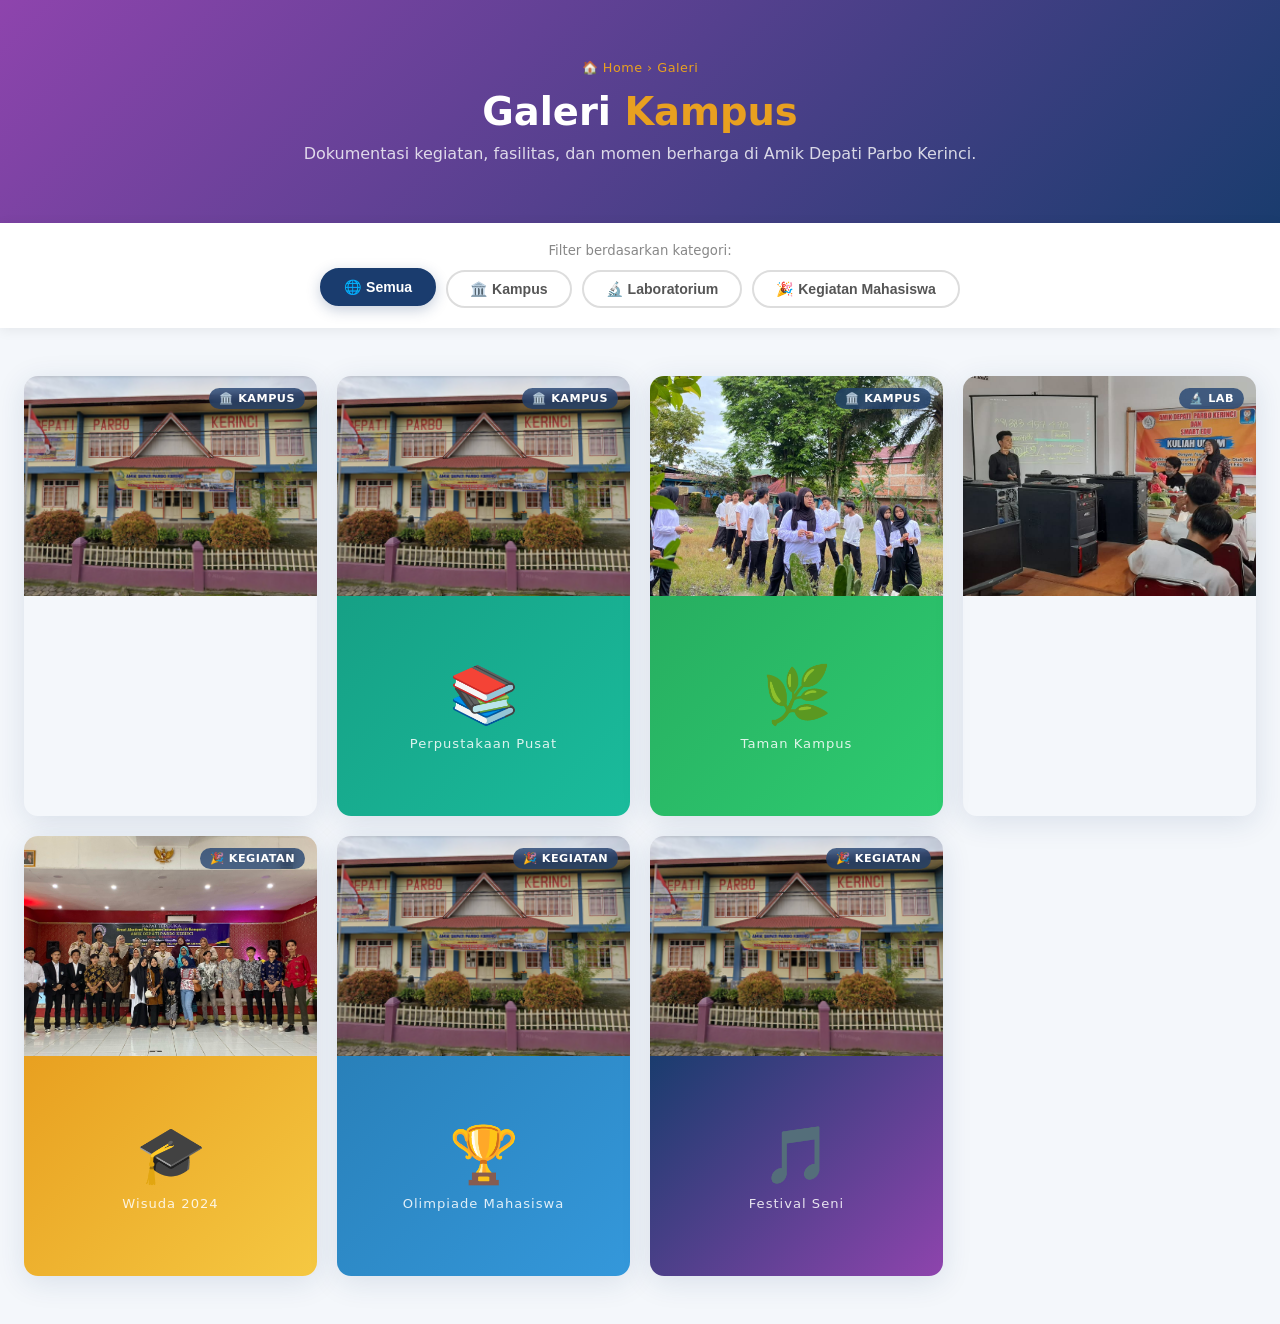
<file: galeri.html>
<!doctype html>
<html lang="id">
  <head>
    <meta charset="UTF-8" />
    <meta name="viewport" content="width=device-width, initial-scale=1.0" />
    <title>Galeri — Amik Depati Parbo</title>
    <style>
      *,
      *::before,
      *::after {
        box-sizing: border-box;
        margin: 0;
        padding: 0;
      }

      :root {
        --primary: #1a3c6e;
        --secondary: #e8a020;
        --accent: #2e86de;
        --dark: #0d1b2a;
        --light: #f4f7fb;
        --white: #fff;
        --radius: 14px;
        --shadow: 0 6px 30px rgba(26, 60, 110, 0.12);
        --transition: 0.4s cubic-bezier(0.4, 0, 0.2, 1);
      }

      body {
        font-family: "Segoe UI", system-ui, sans-serif;
        background: var(--light);
        color: var(--dark);
        overflow-x: hidden;
      }

      /* ===== PAGE HERO ===== */
      .page-hero {
        background: linear-gradient(135deg, #8e44ad 0%, #1a3c6e 100%);
        color: var(--white);
        padding: 60px 24px;
        text-align: center;
        animation: heroIn 0.7s ease both;
      }

      @keyframes heroIn {
        from {
          opacity: 0;
          transform: translateY(-30px);
        }
        to {
          opacity: 1;
          transform: translateY(0);
        }
      }

      .page-hero h2 {
        font-size: clamp(1.6rem, 4vw, 2.4rem);
        font-weight: 900;
        margin-bottom: 10px;
      }
      .page-hero h2 span {
        color: var(--secondary);
      }
      .page-hero p {
        color: rgba(255, 255, 255, 0.8);
      }
      .breadcrumb {
        font-size: 0.8rem;
        color: var(--secondary);
        margin-bottom: 14px;
        letter-spacing: 0.5px;
      }

      /* ===== FILTER BAR ===== */
      .filter-bar {
        background: var(--white);
        box-shadow: 0 2px 12px rgba(0, 0, 0, 0.07);
        padding: 20px 24px;
        text-align: center;
        position: sticky;
        top: 0;
        z-index: 50;
        animation: slideDown 0.5s ease both;
      }

      @keyframes slideDown {
        from {
          opacity: 0;
          transform: translateY(-20px);
        }
        to {
          opacity: 1;
          transform: translateY(0);
        }
      }

      .filter-bar p {
        font-size: 0.83rem;
        color: #888;
        margin-bottom: 12px;
      }

      .filter-btns {
        display: flex;
        flex-wrap: wrap;
        gap: 10px;
        justify-content: center;
      }

      .filter-btn {
        padding: 9px 22px;
        border-radius: 50px;
        border: 2px solid #ddd;
        background: none;
        cursor: pointer;
        font-size: 0.88rem;
        font-weight: 600;
        color: #555;
        transition: all var(--transition);
      }

      .filter-btn:hover,
      .filter-btn.active {
        background: var(--primary);
        border-color: var(--primary);
        color: var(--white);
        transform: translateY(-2px);
        box-shadow: 0 4px 14px rgba(26, 60, 110, 0.25);
      }

      /* ===== GALLERY GRID ===== */
      .gallery-section {
        padding: 48px 24px;
        max-width: 1300px;
        margin: 0 auto;
      }

      .gallery-grid {
        display: grid;
        grid-template-columns: repeat(auto-fill, minmax(280px, 1fr));
        gap: 20px;
      }

      /* Item animation */
      .gallery-item {
        border-radius: var(--radius);
        overflow: hidden;
        position: relative;
        box-shadow: var(--shadow);
        cursor: pointer;
        animation: itemFadeUp 0.5s ease both;
      }

      @keyframes itemFadeUp {
        from {
          opacity: 0;
          transform: translateY(30px) scale(0.95);
        }
        to {
          opacity: 1;
          transform: translateY(0) scale(1);
        }
      }

      .gallery-item:nth-child(1) {
        animation-delay: 0.05s;
      }
      .gallery-item:nth-child(2) {
        animation-delay: 0.1s;
      }
      .gallery-item:nth-child(3) {
        animation-delay: 0.15s;
      }
      .gallery-item:nth-child(4) {
        animation-delay: 0.2s;
      }
      .gallery-item:nth-child(5) {
        animation-delay: 0.25s;
      }
      .gallery-item:nth-child(6) {
        animation-delay: 0.3s;
      }
      .gallery-item:nth-child(7) {
        animation-delay: 0.35s;
      }
      .gallery-item:nth-child(8) {
        animation-delay: 0.4s;
      }
      .gallery-item:nth-child(9) {
        animation-delay: 0.45s;
      }

      /* Image Zoom on hover */
      .gallery-img {
        width: 100%;
        height: 220px;
        object-fit: cover;
        display: block;
        transition: transform 0.6s cubic-bezier(0.4, 0, 0.2, 1);
      }

      .gallery-item:hover .gallery-img {
        transform: scale(1.1);
      }

      /* Placeholder image */
      .gallery-placeholder {
        width: 100%;
        height: 220px;
        display: flex;
        flex-direction: column;
        align-items: center;
        justify-content: center;
        color: var(--white);
        font-size: 3.5rem;
        gap: 8px;
        transition: transform 0.6s cubic-bezier(0.4, 0, 0.2, 1);
      }

      .gallery-item:hover .gallery-placeholder {
        transform: scale(1.1);
      }

      .gallery-placeholder span {
        font-size: 0.82rem;
        letter-spacing: 1px;
        opacity: 0.85;
      }

      /* Overlay */
      .gallery-overlay {
        position: absolute;
        inset: 0;
        background: linear-gradient(
          to top,
          rgba(13, 27, 42, 0.85) 0%,
          transparent 60%
        );
        opacity: 0;
        transition: opacity var(--transition);
        display: flex;
        flex-direction: column;
        justify-content: flex-end;
        padding: 18px;
      }

      .gallery-item:hover .gallery-overlay {
        opacity: 1;
      }

      .overlay-title {
        color: var(--white);
        font-size: 0.97rem;
        font-weight: 700;
        margin-bottom: 4px;
      }

      .overlay-cat {
        display: inline-block;
        background: var(--secondary);
        color: var(--dark);
        font-size: 0.72rem;
        font-weight: 700;
        padding: 3px 10px;
        border-radius: 50px;
        text-transform: uppercase;
        letter-spacing: 0.5px;
      }

      /* Category badge on card */
      .cat-badge {
        position: absolute;
        top: 12px;
        right: 12px;
        background: rgba(26, 60, 110, 0.75);
        backdrop-filter: blur(4px);
        color: var(--white);
        font-size: 0.7rem;
        font-weight: 700;
        padding: 4px 10px;
        border-radius: 50px;
        text-transform: uppercase;
        letter-spacing: 0.5px;
      }

      /* ===== HIDDEN ITEMS ===== */
      .gallery-item.hidden {
        display: none;
      }

      /* ===== LIGHTBOX ===== */
      .lightbox {
        display: none;
        position: fixed;
        inset: 0;
        background: rgba(0, 0, 0, 0.92);
        z-index: 9999;
        align-items: center;
        justify-content: center;
        animation: lbFadeIn 0.3s ease both;
      }

      .lightbox.open {
        display: flex;
      }

      @keyframes lbFadeIn {
        from {
          opacity: 0;
        }
        to {
          opacity: 1;
        }
      }

      .lb-content {
        position: relative;
        max-width: 90vw;
        max-height: 90vh;
        text-align: center;
        animation: lbZoom 0.3s ease both;
      }

      @keyframes lbZoom {
        from {
          transform: scale(0.85);
          opacity: 0;
        }
        to {
          transform: scale(1);
          opacity: 1;
        }
      }

      .lb-img {
        max-width: 100%;
        max-height: 75vh;
        border-radius: 10px;
        display: block;
        margin: 0 auto;
      }

      .lb-placeholder {
        width: 500px;
        max-width: 90vw;
        height: 320px;
        border-radius: 10px;
        display: flex;
        flex-direction: column;
        align-items: center;
        justify-content: center;
        color: var(--white);
        font-size: 5rem;
        gap: 14px;
      }

      .lb-placeholder span {
        font-size: 1rem;
        opacity: 0.8;
      }

      .lb-title {
        color: var(--white);
        font-size: 1.1rem;
        font-weight: 700;
        margin-top: 14px;
      }

      .lb-close {
        position: absolute;
        top: -44px;
        right: 0;
        background: none;
        border: none;
        color: var(--white);
        font-size: 2rem;
        cursor: pointer;
        line-height: 1;
        transition: transform 0.2s;
      }

      .lb-close:hover {
        transform: rotate(90deg) scale(1.2);
      }

      /* ===== RESPONSIVE ===== */
      @media (max-width: 600px) {
        .gallery-grid {
          grid-template-columns: repeat(2, 1fr);
        }
        .gallery-img,
        .gallery-placeholder {
          height: 160px;
        }
      }
    </style>
  </head>
  <body>
    <!-- PAGE HERO -->
    <div class="page-hero">
      <div class="breadcrumb">🏠 Home › Galeri</div>
      <h2>Galeri <span>Kampus</span></h2>
      <p>
        Dokumentasi kegiatan, fasilitas, dan momen berharga di Amik Depati Parbo Kerinci.
      </p>
    </div>

    <!-- FILTER BAR (HOTS: Filter by kategori) -->
    <div class="filter-bar">
      <p>Filter berdasarkan kategori:</p>
      <div class="filter-btns">
        <button class="filter-btn active" onclick="filterGallery('all', this)">
          🌐 Semua
        </button>
        <button class="filter-btn" onclick="filterGallery('kampus', this)">
          🏛️ Kampus
        </button>
        <button class="filter-btn" onclick="filterGallery('lab', this)">
          🔬 Laboratorium
        </button>
        <button class="filter-btn" onclick="filterGallery('kegiatan', this)">
          🎉 Kegiatan Mahasiswa
        </button>
      </div>
    </div>

    <!-- GALLERY GRID -->
    <section class="gallery-section">
      <div class="gallery-grid" id="galleryGrid">
        <!-- 1 -->
        <div
          class="gallery-item"
          data-cat="kampus"
          onclick="openLightbox(this)"
        >
          <img
            class="gallery-img"
            src="images/ID.SPN.UNIV.ADP_2.webp"
            alt="Gedung Rektorat"
            onerror="
              this.style.display = 'none';
              this.nextElementSibling.style.display = 'flex';
            "
          />
          <div
            class="gallery-placeholder"
            style="
              display: none;
              background: linear-gradient(135deg, #1a3c6e, #2e86de);
            "
          >
            🏛️ <span>Gedung Rektorat</span>
          </div>
          <div class="gallery-overlay">
            <div class="overlay-title">Gedung Rektorat Utama</div>
            <span class="overlay-cat">Kampus</span>
          </div>
          <span class="cat-badge">🏛️ Kampus</span>
        </div>

        <!-- 2 -->
        <div
          class="gallery-item"
          data-cat="kampus"
          onclick="openLightbox(this)"
        >
        <img
            class="gallery-img"
            src="images/ID.SPN.UNIV.ADP_2.webp"
            alt="Gedung Rektorat"
            onerror="
              this.style.display = 'none';
              this.nextElementSibling.style.display = 'flex';
            "
          />
          <div
            class="gallery-placeholder"
            style="background: linear-gradient(135deg, #16a085, #1abc9c)"
          >
            📚 <span>Perpustakaan Pusat</span>
          </div>
          <div class="gallery-overlay">
            <div class="overlay-title">Perpustakaan Pusat Kampus</div>
            <span class="overlay-cat">Kampus</span>
          </div>
          <span class="cat-badge">🏛️ Kampus</span>
        </div>

        <!-- 3 -->
        <div
          class="gallery-item"
          data-cat="kampus"
          onclick="openLightbox(this)"
        >
         <img
            class="gallery-img"
            src="images/IMG-20250929-WA0070.jpg"
            alt="Gedung Rektorat"
            onerror="
              this.style.display = 'none';
              this.nextElementSibling.style.display = 'flex';
            "
          />
          <div
            class="gallery-placeholder"
            style="background: linear-gradient(135deg, #27ae60, #2ecc71)"
          >
            🌿 <span>Taman Kampus</span>
          </div>
          <div class="gallery-overlay">
            <div class="overlay-title">Taman Hijau Kampus</div>
            <span class="overlay-cat">Kampus</span>
          </div>
          <span class="cat-badge">🏛️ Kampus</span>
        </div>

        <!-- 4 -->
        <div class="gallery-item" data-cat="lab" onclick="openLightbox(this)">
          <img
            class="gallery-img"
            src="images/IMG-20250701-WA0022.jpg"
            alt="Laboratorium Komputer"
            onerror="
              this.style.display = 'none';
              this.nextElementSibling.style.display = 'flex';
            "
          />
          <div
            class="gallery-placeholder"
            style="
              display: none;
              background: linear-gradient(135deg, #8e44ad, #9b59b6);
            "
          >
            🖥️ <span>Lab Komputer</span>
          </div>
          <div class="gallery-overlay">
            <div class="overlay-title">Laboratorium Komputer TI</div>
            <span class="overlay-cat">Laboratorium</span>
          </div>
          <span class="cat-badge">🔬 Lab</span>
        </div>
        <!-- 7 -->
        <div
          class="gallery-item"
          data-cat="kegiatan"
          onclick="openLightbox(this)"
        >
         <img
            class="gallery-img"
            src="images/IMG-20250702-WA0035.jpg"
            alt="Gedung Rektorat"
            onerror="
              this.style.display = 'none';
              this.nextElementSibling.style.display = 'flex';
            "
          />
          <div
            class="gallery-placeholder"
            style="background: linear-gradient(135deg, #e8a020, #f5c842)"
          >
            🎓 <span>Wisuda 2024</span>
          </div>
          <div class="gallery-overlay">
            <div class="overlay-title">Upacara Wisuda Angkatan 2024</div>
            <span class="overlay-cat">Kegiatan</span>
          </div>
          <span class="cat-badge">🎉 Kegiatan</span>
        </div>

        <!-- 8 -->
        <div
          class="gallery-item"
          data-cat="kegiatan"
          onclick="openLightbox(this)"
        >
         <img
            class="gallery-img"
            src="images/ID.SPN.UNIV.ADP_2.webp"
            alt="Gedung Rektorat"
            onerror="
              this.style.display = 'none';
              this.nextElementSibling.style.display = 'flex';
            "
          />
          <div
            class="gallery-placeholder"
            style="background: linear-gradient(135deg, #2980b9, #3498db)"
          >
            🏆 <span>Olimpiade Mahasiswa</span>
          </div>
          <div class="gallery-overlay">
            <div class="overlay-title">Olimpiade Nasional Mahasiswa</div>
            <span class="overlay-cat">Kegiatan</span>
          </div>
          <span class="cat-badge">🎉 Kegiatan</span>
        </div>

        <!-- 9 -->
        <div
          class="gallery-item"
          data-cat="kegiatan"
          onclick="openLightbox(this)"
        >
         <img
            class="gallery-img"
            src="images/ID.SPN.UNIV.ADP_2.webp"
            alt="Gedung Rektorat"
            onerror="
              this.style.display = 'none';
              this.nextElementSibling.style.display = 'flex';
            "
          />
          <div
            class="gallery-placeholder"
            style="background: linear-gradient(135deg, #1a3c6e, #8e44ad)"
          >
            🎵 <span>Festival Seni</span>
          </div>
          <div class="gallery-overlay">
            <div class="overlay-title">Festival Seni &amp; Budaya Kampus</div>
            <span class="overlay-cat">Kegiatan</span>
          </div>
          <span class="cat-badge">🎉 Kegiatan</span>
        </div>
      </div>
    </section>

    <!-- LIGHTBOX -->
    <div class="lightbox" id="lightbox" onclick="closeLightbox(event)">
      <div class="lb-content" id="lbContent">
        <button
          class="lb-close"
          onclick="document.getElementById('lightbox').classList.remove('open')"
        >
          ✕
        </button>
        <div id="lbInner"></div>
        <div class="lb-title" id="lbTitle"></div>
      </div>
    </div>

    <script>
      /* ---- Filter Galeri ---- */
      function filterGallery(cat, btn) {
        document
          .querySelectorAll(".filter-btn")
          .forEach((b) => b.classList.remove("active"));
        btn.classList.add("active");

        const items = document.querySelectorAll(".gallery-item");
        items.forEach((item, i) => {
          const match = cat === "all" || item.dataset.cat === cat;
          item.classList.toggle("hidden", !match);

          if (match) {
            /* re-trigger animation */
            item.style.animation = "none";
            item.offsetHeight; // reflow
            item.style.animation = `itemFadeUp .5s ease ${i * 0.06}s both`;
          }
        });
      }

      /* ---- Lightbox ---- */
      function openLightbox(item) {
        const imgEl = item.querySelector(".gallery-img");
        const plEl = item.querySelector(".gallery-placeholder");
        const title = item.querySelector(".overlay-title").textContent;

        const inner = document.getElementById("lbInner");
        inner.innerHTML = "";

        if (imgEl && imgEl.style.display !== "none") {
          const img = document.createElement("img");
          img.src = imgEl.src;
          img.alt = title;
          img.className = "lb-img";
          inner.appendChild(img);
        } else if (plEl) {
          const clone = plEl.cloneNode(true);
          clone.className = "lb-placeholder";
          clone.style.display = "flex";
          clone.style.background = plEl.style.background;
          inner.appendChild(clone);
        }

        document.getElementById("lbTitle").textContent = title;
        document.getElementById("lightbox").classList.add("open");
      }

      function closeLightbox(e) {
        if (e.target === document.getElementById("lightbox")) {
          document.getElementById("lightbox").classList.remove("open");
        }
      }

      /* Close on Escape */
      document.addEventListener("keydown", (e) => {
        if (e.key === "Escape")
          document.getElementById("lightbox").classList.remove("open");
      });
    </script>
  </body>
</html>
</file>
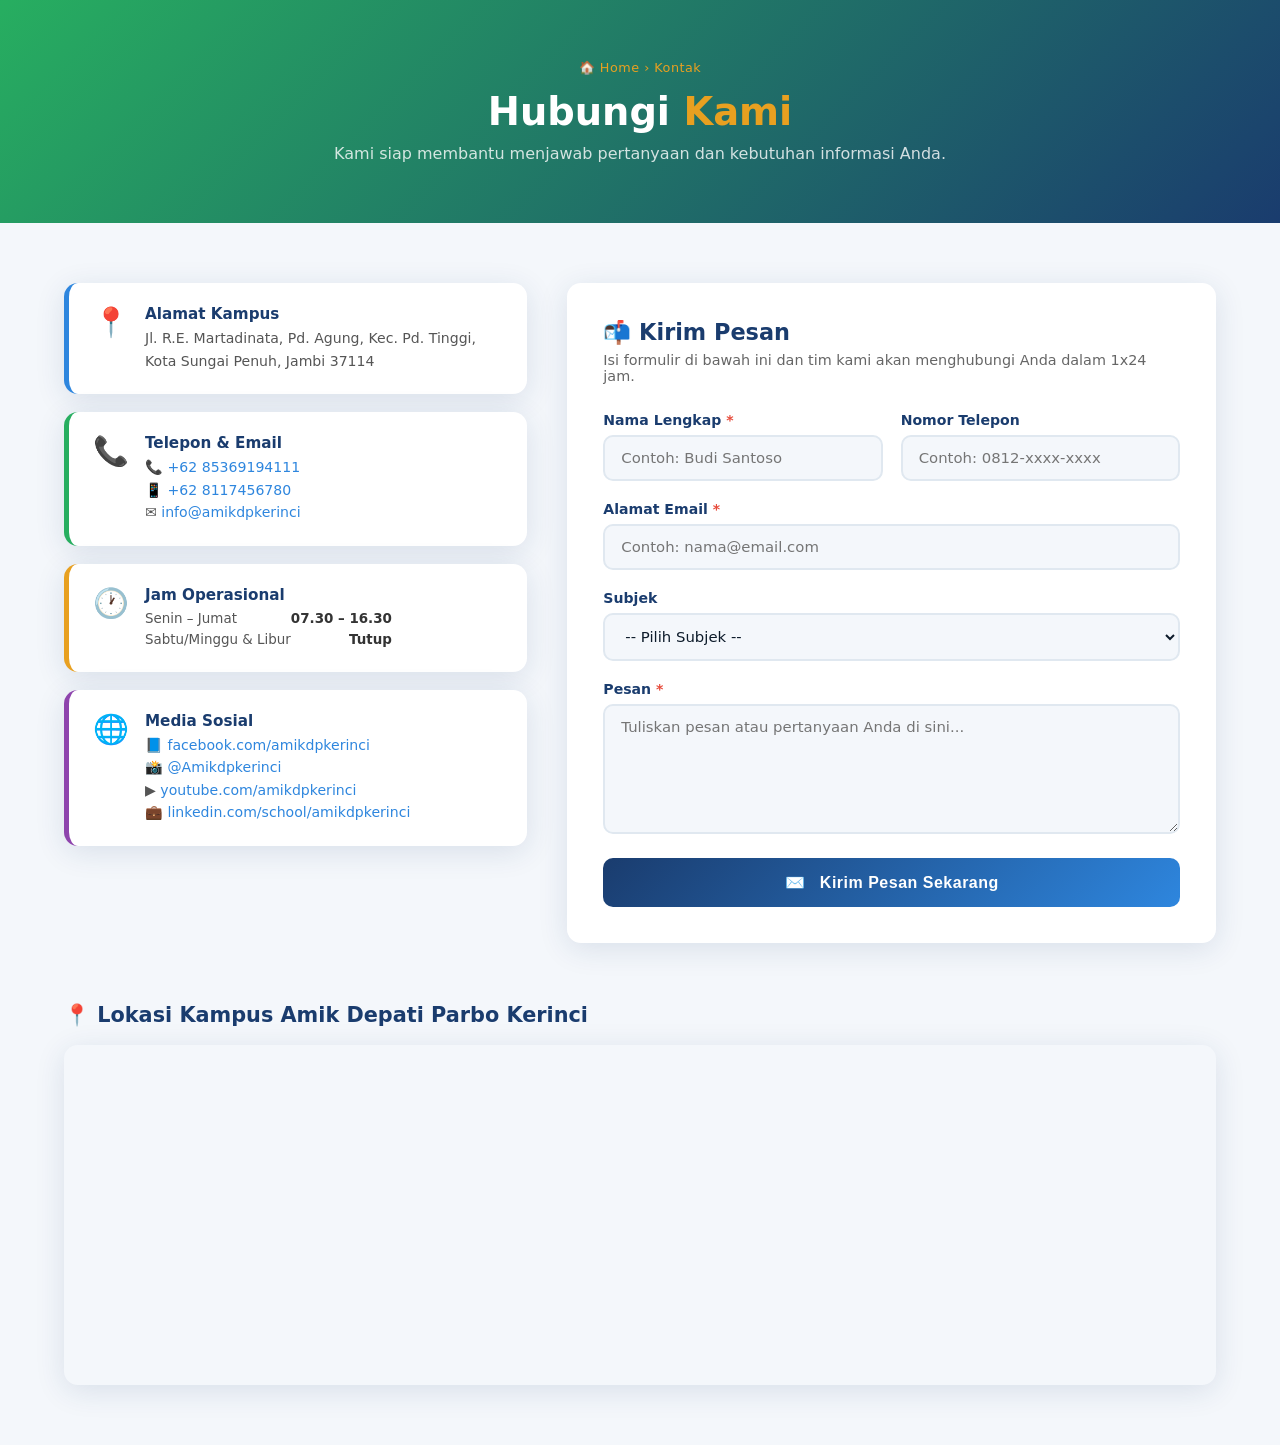
<file: kontak.html>
<!doctype html>
<html lang="id">
  <head>
    <meta charset="UTF-8" />
    <meta name="viewport" content="width=device-width, initial-scale=1.0" />
    <title>Kontak — Amik Depati Parbo</title>
    <style>
      *,
      *::before,
      *::after {
        box-sizing: border-box;
        margin: 0;
        padding: 0;
      }

      :root {
        --primary: #1a3c6e;
        --secondary: #e8a020;
        --accent: #2e86de;
        --dark: #0d1b2a;
        --light: #f4f7fb;
        --white: #fff;
        --radius: 14px;
        --shadow: 0 6px 30px rgba(26, 60, 110, 0.12);
        --transition: 0.35s cubic-bezier(0.4, 0, 0.2, 1);
      }

      body {
        font-family: "Segoe UI", system-ui, sans-serif;
        background: var(--light);
        color: var(--dark);
        overflow-x: hidden;
      }

      /* ===== PAGE HERO ===== */
      .page-hero {
        background: linear-gradient(135deg, #27ae60 0%, var(--primary) 100%);
        color: var(--white);
        padding: 60px 24px;
        text-align: center;
        animation: heroIn 0.7s ease both;
      }

      @keyframes heroIn {
        from {
          opacity: 0;
          transform: translateY(-30px);
        }
        to {
          opacity: 1;
          transform: translateY(0);
        }
      }

      .page-hero h2 {
        font-size: clamp(1.6rem, 4vw, 2.4rem);
        font-weight: 900;
        margin-bottom: 10px;
      }
      .page-hero h2 span {
        color: var(--secondary);
      }
      .page-hero p {
        color: rgba(255, 255, 255, 0.8);
      }
      .breadcrumb {
        font-size: 0.8rem;
        color: var(--secondary);
        margin-bottom: 14px;
        letter-spacing: 0.5px;
      }

      /* ===== MAIN LAYOUT ===== */
      .contact-section {
        padding: 60px 24px;
        max-width: 1200px;
        margin: 0 auto;
      }

      .contact-layout {
        display: grid;
        grid-template-columns: 1fr 1.4fr;
        gap: 40px;
        align-items: start;
      }

      /* ===== INFO CARDS ===== */
      .info-cards {
        display: flex;
        flex-direction: column;
        gap: 18px;
      }

      .info-card {
        background: var(--white);
        border-radius: var(--radius);
        padding: 22px 24px;
        box-shadow: var(--shadow);
        display: flex;
        align-items: flex-start;
        gap: 16px;
        animation: slideInLeft 0.6s ease both;
        transition: transform var(--transition);
      }

      .info-card:hover {
        transform: translateX(6px);
      }
      .info-card:nth-child(1) {
        animation-delay: 0.05s;
        border-left: 5px solid var(--accent);
      }
      .info-card:nth-child(2) {
        animation-delay: 0.15s;
        border-left: 5px solid #27ae60;
      }
      .info-card:nth-child(3) {
        animation-delay: 0.25s;
        border-left: 5px solid var(--secondary);
      }
      .info-card:nth-child(4) {
        animation-delay: 0.35s;
        border-left: 5px solid #8e44ad;
      }

      @keyframes slideInLeft {
        from {
          opacity: 0;
          transform: translateX(-30px);
        }
        to {
          opacity: 1;
          transform: translateX(0);
        }
      }

      .info-icon {
        font-size: 1.8rem;
        flex-shrink: 0;
      }

      .info-text h4 {
        font-size: 0.95rem;
        color: var(--primary);
        margin-bottom: 4px;
        font-weight: 700;
      }
      .info-text p {
        font-size: 0.88rem;
        color: #555;
        line-height: 1.6;
      }
      .info-text a {
        color: var(--accent);
        text-decoration: none;
      }
      .info-text a:hover {
        text-decoration: underline;
      }

      /* Office hours */
      .hours-table {
        width: 100%;
        border-collapse: collapse;
        font-size: 0.84rem;
        margin-top: 4px;
      }

      .hours-table td {
        padding: 3px 0;
        color: #555;
      }
      .hours-table td:last-child {
        text-align: right;
        color: #333;
        font-weight: 600;
      }

      /* ===== FORM ===== */
      .form-card {
        background: var(--white);
        border-radius: var(--radius);
        padding: 36px;
        box-shadow: var(--shadow);
        animation: slideInRight 0.7s ease 0.1s both;
      }

      @keyframes slideInRight {
        from {
          opacity: 0;
          transform: translateX(30px);
        }
        to {
          opacity: 1;
          transform: translateX(0);
        }
      }

      .form-card h3 {
        font-size: 1.4rem;
        color: var(--primary);
        margin-bottom: 6px;
      }

      .form-card > p {
        color: #666;
        font-size: 0.9rem;
        margin-bottom: 28px;
      }

      .form-row {
        display: grid;
        grid-template-columns: 1fr 1fr;
        gap: 18px;
      }

      .form-group {
        margin-bottom: 20px;
      }

      .form-group label {
        display: block;
        font-size: 0.88rem;
        font-weight: 600;
        color: var(--primary);
        margin-bottom: 7px;
      }

      .form-group label span {
        color: #e74c3c;
      }

      .form-control {
        width: 100%;
        padding: 12px 16px;
        border: 2px solid #e0e8f0;
        border-radius: 10px;
        font-size: 0.93rem;
        font-family: inherit;
        color: var(--dark);
        background: var(--light);
        transition:
          border-color var(--transition),
          box-shadow var(--transition),
          background var(--transition);
        outline: none;
      }

      .form-control:focus {
        border-color: var(--accent);
        background: var(--white);
        box-shadow: 0 0 0 3px rgba(46, 134, 222, 0.15);
      }

      textarea.form-control {
        resize: vertical;
        min-height: 130px;
      }

      /* ===== SUBMIT BUTTON ===== */
      .btn-submit {
        width: 100%;
        padding: 15px 30px;
        background: linear-gradient(135deg, var(--primary), var(--accent));
        color: var(--white);
        border: none;
        border-radius: 10px;
        font-size: 1rem;
        font-weight: 700;
        cursor: pointer;
        letter-spacing: 0.5px;
        position: relative;
        overflow: hidden;
        transition:
          transform var(--transition),
          box-shadow var(--transition);
      }

      /* Hover animation on button */
      .btn-submit::before {
        content: "";
        position: absolute;
        top: 50%;
        left: 50%;
        width: 0;
        height: 0;
        background: rgba(255, 255, 255, 0.25);
        border-radius: 50%;
        transform: translate(-50%, -50%);
        transition:
          width 0.5s ease,
          height 0.5s ease;
      }

      .btn-submit:hover {
        transform: translateY(-3px);
        box-shadow: 0 10px 30px rgba(26, 60, 110, 0.35);
      }

      .btn-submit:hover::before {
        width: 300px;
        height: 300px;
      }

      .btn-submit:active {
        transform: translateY(0);
      }

      /* ===== SUCCESS MESSAGE ===== */
      .success-msg {
        display: none;
        background: #e8f8ef;
        border: 2px solid #27ae60;
        border-radius: 10px;
        padding: 16px 20px;
        color: #1e8449;
        font-size: 0.95rem;
        font-weight: 600;
        margin-top: 18px;
        text-align: center;
        animation: popIn 0.4s ease both;
      }

      @keyframes popIn {
        from {
          opacity: 0;
          transform: scale(0.9);
        }
        to {
          opacity: 1;
          transform: scale(1);
        }
      }

      /* ===== MAP SECTION ===== */
      .map-section {
        padding: 0 24px 60px;
        max-width: 1200px;
        margin: 0 auto;
      }

      .map-title {
        font-size: 1.3rem;
        font-weight: 800;
        color: var(--primary);
        margin-bottom: 18px;
        display: flex;
        align-items: center;
        gap: 8px;
      }

      .map-wrap {
        border-radius: var(--radius);
        overflow: hidden;
        box-shadow: var(--shadow);
        animation: slideInRight 0.7s ease 0.2s both;
      }

      .map-wrap iframe {
        width: 100%;
        height: 340px;
        border: none;
        display: block;
      }

      /* ===== RESPONSIVE ===== */
      @media (max-width: 700px) {
        .contact-layout {
          grid-template-columns: 1fr;
        }
        .form-row {
          grid-template-columns: 1fr;
        }
        .form-card {
          padding: 24px;
        }
      }
    </style>
  </head>
  <body>
    <!-- PAGE HERO -->
    <div class="page-hero">
      <div class="breadcrumb">🏠 Home › Kontak</div>
      <h2>Hubungi <span>Kami</span></h2>
      <p>
        Kami siap membantu menjawab pertanyaan dan kebutuhan informasi Anda.
      </p>
    </div>

    <!-- CONTACT SECTION -->
    <section class="contact-section">
      <div class="contact-layout">
        <!-- INFO CARDS -->
        <div class="info-cards">
          <div class="info-card">
            <span class="info-icon">📍</span>
            <div class="info-text">
              <h4>Alamat Kampus</h4>
              <p>
                Jl. R.E. Martadinata, Pd. Agung, Kec. Pd. Tinggi, Kota Sungai
                Penuh, Jambi 37114<br />
              </p>
            </div>
          </div>

          <div class="info-card">
            <span class="info-icon">📞</span>
            <div class="info-text">
              <h4>Telepon &amp; Email</h4>
              <p>
                📞 <a href="tel:+622155500199">+62 85369194111</a><br />
                📱 <a href="tel:+6281234567890">+62 8117456780</a><br />
                ✉️
                <a href="mailto:info@uninusantara.ac.id">info@amikdpkerinci</a>
              </p>
            </div>
          </div>

          <div class="info-card">
            <span class="info-icon">🕐</span>
            <div class="info-text">
              <h4>Jam Operasional</h4>
              <table class="hours-table">
                <tr>
                  <td>Senin – Jumat</td>
                  <td>07.30 – 16.30</td>
                </tr>
                <tr>
                  <td>Sabtu/Minggu &amp; Libur</td>
                  <td>Tutup</td>
                </tr>
              </table>
            </div>
          </div>

          <div class="info-card">
            <span class="info-icon">🌐</span>
            <div class="info-text">
              <h4>Media Sosial</h4>
              <p>
                📘
                <a href="https://www.facebook.com/amikdpkerinci" target="_blank"
                  >facebook.com/amikdpkerinci</a
                ><br />
                📸
                <a
                  href="https://www.instagram.com/Amikdpkerinci"
                  target="_blank"
                  >@Amikdpkerinci</a
                ><br />
                ▶️
                <a href="https://www.youtube.com/@amikdpkerinci" target="_blank"
                  >youtube.com/amikdpkerinci</a
                ><br />
                💼
                <a
                  href="https://www.linkedin.com/school/amikdpkerinci"
                  target="_blank"
                  >linkedin.com/school/amikdpkerinci</a
                >
              </p>
            </div>
          </div>
        </div>

        <!-- FORM KONTAK -->
        <div class="form-card">
          <h3>📬 Kirim Pesan</h3>
          <p>
            Isi formulir di bawah ini dan tim kami akan menghubungi Anda dalam
            1x24 jam.
          </p>

          <form id="contactForm" onsubmit="submitForm(event)" novalidate>
            <div class="form-row">
              <div class="form-group">
                <label for="nama">Nama Lengkap <span>*</span></label>
                <input
                  type="text"
                  id="nama"
                  class="form-control"
                  placeholder="Contoh: Budi Santoso"
                  required
                />
              </div>
              <div class="form-group">
                <label for="telepon">Nomor Telepon</label>
                <input
                  type="tel"
                  id="telepon"
                  class="form-control"
                  placeholder="Contoh: 0812-xxxx-xxxx"
                />
              </div>
            </div>

            <div class="form-group">
              <label for="email">Alamat Email <span>*</span></label>
              <input
                type="email"
                id="email"
                class="form-control"
                placeholder="Contoh: nama@email.com"
                required
              />
            </div>

            <div class="form-group">
              <label for="subjek">Subjek</label>
              <select id="subjek" class="form-control">
                <option value="">-- Pilih Subjek --</option>
                <option>Informasi Penerimaan Mahasiswa Baru</option>
                <option>Beasiswa &amp; Bantuan Keuangan</option>
                <option>Program Studi</option>
                <option>Kerjasama Institusi</option>
                <option>Lainnya</option>
              </select>
            </div>

            <div class="form-group">
              <label for="pesan">Pesan <span>*</span></label>
              <textarea
                id="pesan"
                class="form-control"
                placeholder="Tuliskan pesan atau pertanyaan Anda di sini..."
                required
              ></textarea>
            </div>

            <button type="submit" class="btn-submit">
              ✉️ &nbsp; Kirim Pesan Sekarang
            </button>

            <div class="success-msg" id="successMsg">
              ✅ Anda akan diarahkan ke WhatsApp. Terima kasih!
            </div>
          </form>
        </div>
      </div>
    </section>

    <!-- MAP SECTION -->
    <section class="map-section">
      <div class="map-title">📍 Lokasi Kampus Amik Depati Parbo Kerinci</div>
      <div class="map-wrap">
        <!-- Google Maps embed via iframe -->
        <iframe
          src="https://www.google.com/maps/embed?pb=!1m18!1m12!1m3!1d3987.2142398982746!2d101.40262977405106!3d-2.070198036983437!2m3!1f0!2f0!3f0!3m2!1i1024!2i768!4f13.1!3m3!1m2!1s0x2e2da1a100894725%3A0xa76d9b627652de0!2sAMIK%20Depati%20Parbo!5e0!3m2!1sid!2sid!4v1783256756514!5m2!1sid!2sid"
          loading="lazy"
          allowfullscreen
          referrerpolicy="no-referrer-when-downgrade"
          title="Lokasi Amik Depati Parbo"
        >
        </iframe>
      </div>
    </section>

    <script>
      function submitForm(e) {
        e.preventDefault();

        const nama = document.getElementById("nama").value.trim();
        const telepon = document.getElementById("telepon").value.trim();
        const email = document.getElementById("email").value.trim();
        const subjek = document.getElementById("subjek").value.trim();
        const pesan = document.getElementById("pesan").value.trim();

        /* Validasi sederhana */
        if (!nama || !email || !pesan) {
          alert("⚠️ Harap lengkapi semua field yang wajib diisi (*).");
          return;
        }

        const emailRegex = /^[^\s@]+@[^\s@]+\.[^\s@]+$/;
        if (!emailRegex.test(email)) {
          alert("⚠️ Format email tidak valid. Silakan periksa kembali.");
          return;
        }

        /* ===== GANTI NOMOR WA TUJUAN DI SINI ===== */
        /* Format internasional tanpa +, spasi, atau strip. Contoh: 6281174567890 */
        const nomorWA = "6281174567890";

        /* Susun teks pesan WhatsApp */
        let teksPesan = `Halo, saya ingin menyampaikan pesan melalui website:\n\n`;
        teksPesan += `*Nama:* ${nama}\n`;
        if (telepon) teksPesan += `*Telepon:* ${telepon}\n`;
        teksPesan += `*Email:* ${email}\n`;
        if (subjek) teksPesan += `*Subjek:* ${subjek}\n`;
        teksPesan += `*Pesan:*\n${pesan}`;

        const encodedPesan = encodeURIComponent(teksPesan);
        const waLink = `https://wa.me/${nomorWA}?text=${encodedPesan}`;

        /* Animasi button saat proses */
        const btn = document.querySelector(".btn-submit");
        btn.textContent = "⏳ Mengalihkan ke WhatsApp...";
        btn.disabled = true;

        /* Tampilkan pesan sukses */
        const msg = document.getElementById("successMsg");
        msg.style.display = "block";

        setTimeout(() => {
          /* Buka WhatsApp di tab baru */
          window.open(waLink, "_blank");

          /* Reset form & tombol */
          document.getElementById("contactForm").reset();
          btn.textContent = "✉️  Kirim Pesan Sekarang";
          btn.disabled = false;

          setTimeout(() => {
            msg.style.display = "none";
          }, 6000);
        }, 800);
      }
    </script>
  </body>
</html>
</file>
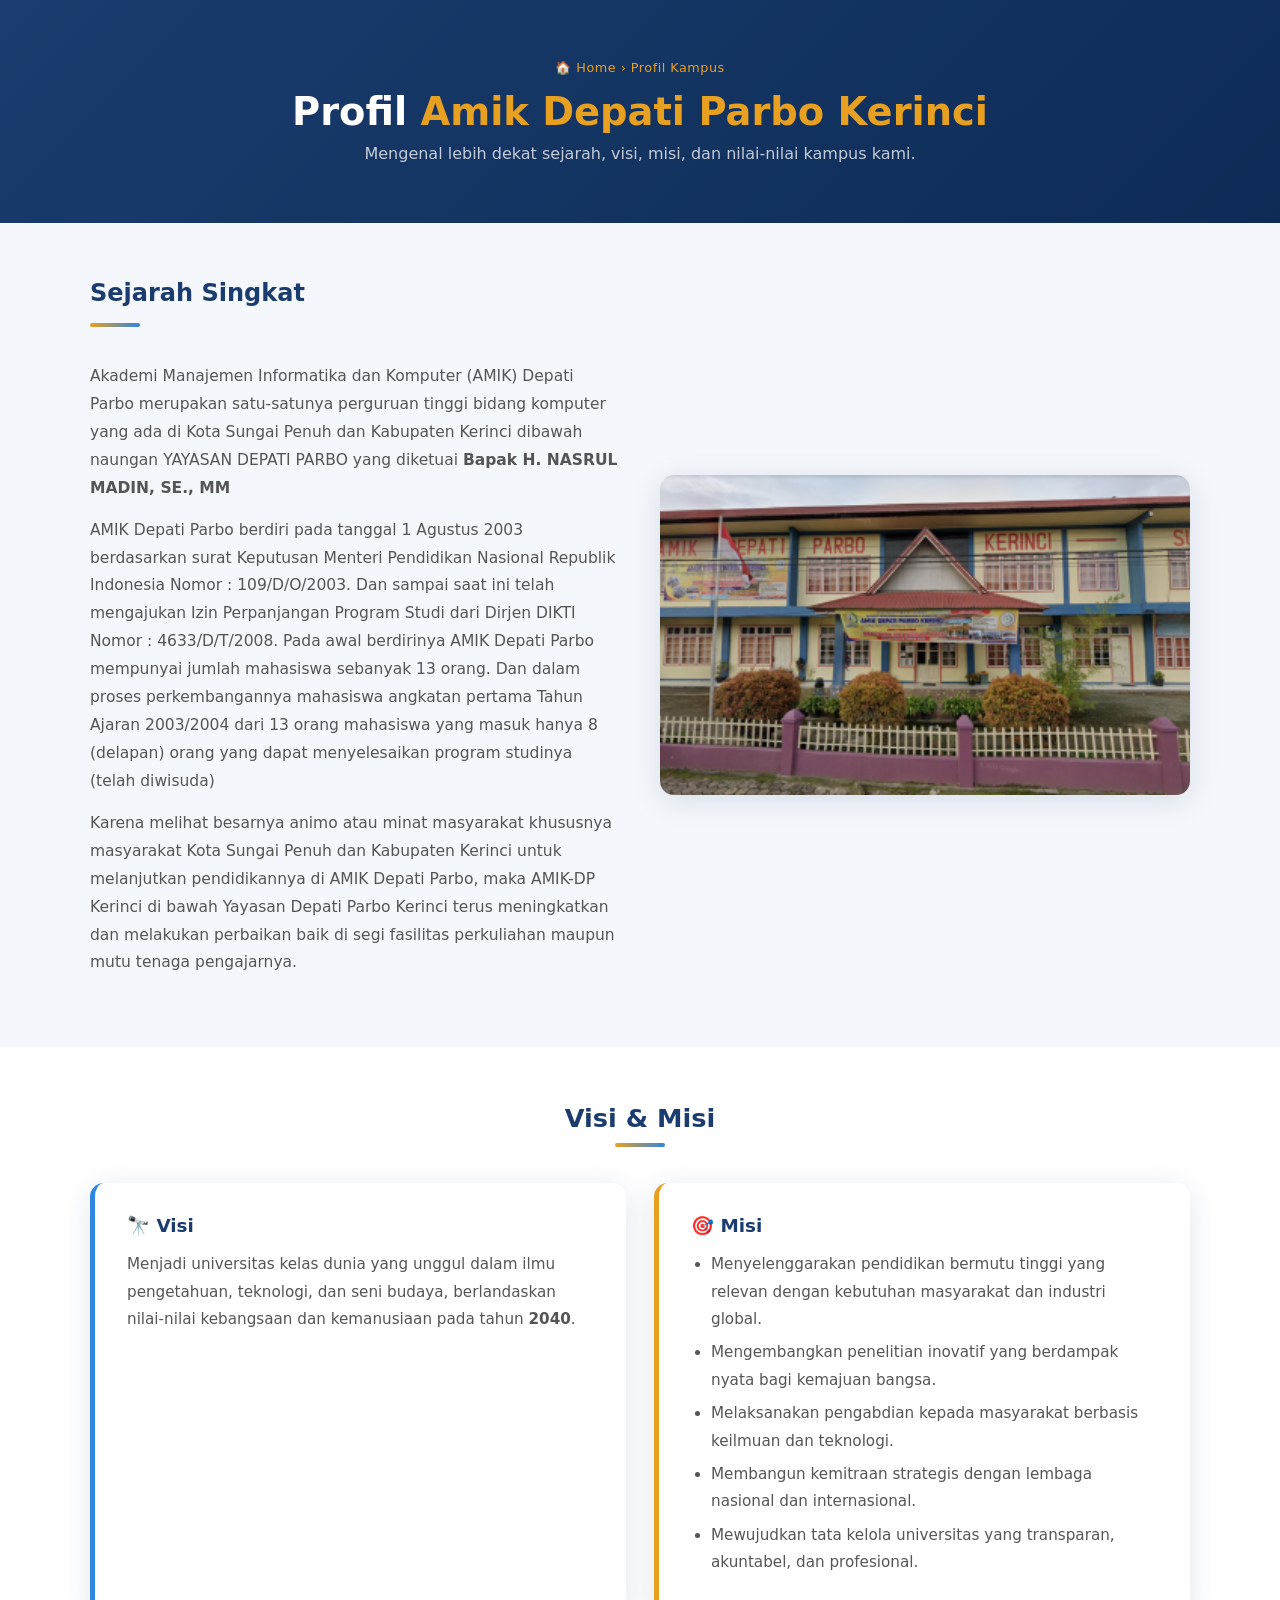
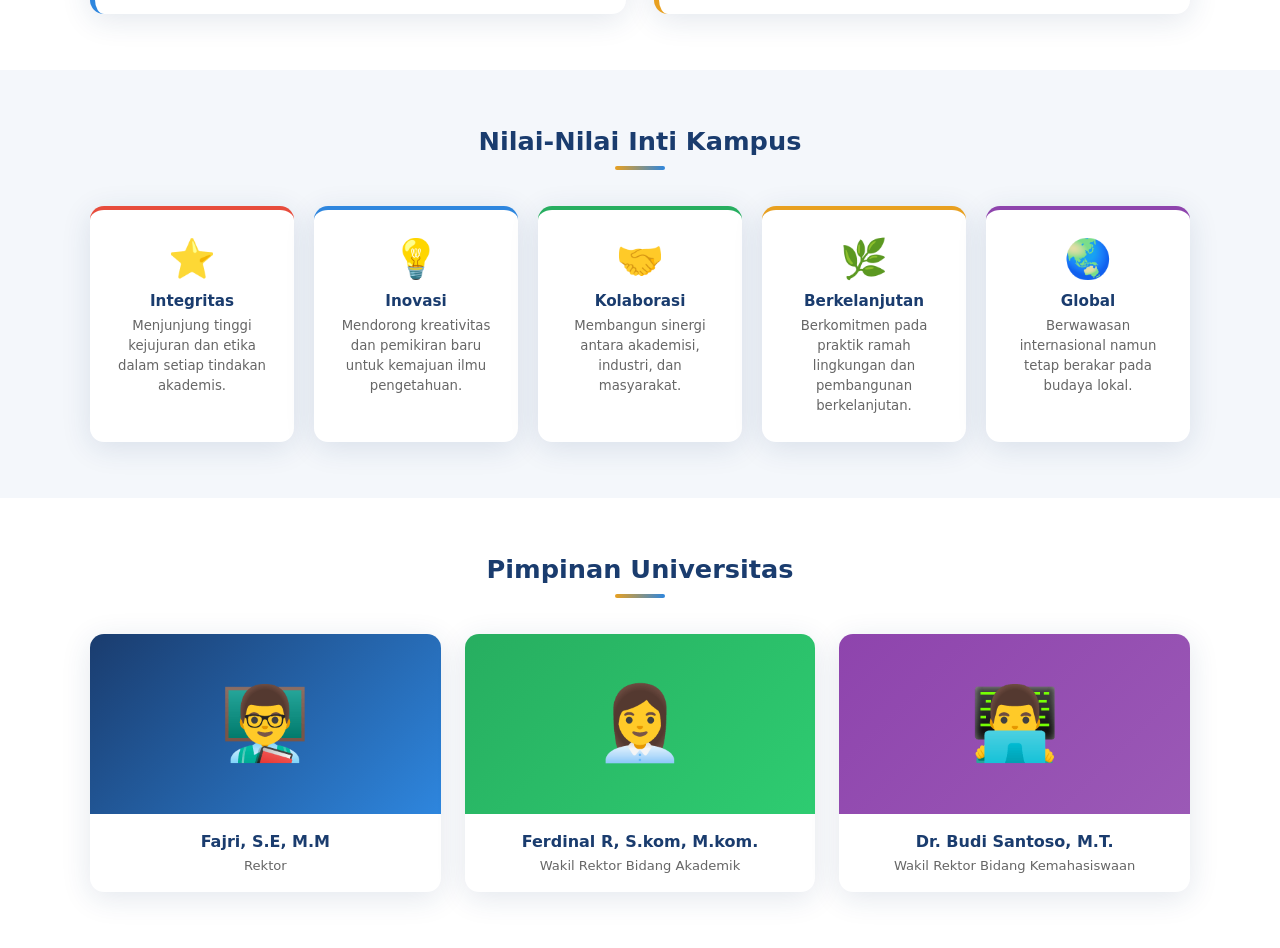
<file: profil.html>
<!doctype html>
<html lang="id">
  <head>
    <meta charset="UTF-8" />
    <meta name="viewport" content="width=device-width, initial-scale=1.0" />
    <title>Profil — Amik Depati Parbo</title>
    <style>
      *,
      *::before,
      *::after {
        box-sizing: border-box;
        margin: 0;
        padding: 0;
      }

      :root {
        --primary: #1a3c6e;
        --secondary: #e8a020;
        --accent: #2e86de;
        --dark: #0d1b2a;
        --light: #f4f7fb;
        --white: #fff;
        --radius: 14px;
        --shadow: 0 6px 30px rgba(26, 60, 110, 0.12);
        --transition: 0.35s cubic-bezier(0.4, 0, 0.2, 1);
      }

      body {
        font-family: "Segoe UI", system-ui, sans-serif;
        background: var(--light);
        color: var(--dark);
        overflow-x: hidden;
      }

      /* ===== PAGE HEADER ===== */
      .page-hero {
        background: linear-gradient(135deg, var(--primary) 0%, #0d2b55 100%);
        color: var(--white);
        padding: 60px 24px;
        text-align: center;
        animation: slideDownFade 0.7s ease both;
      }

      @keyframes slideDownFade {
        from {
          opacity: 0;
          transform: translateY(-30px);
        }

        to {
          opacity: 1;
          transform: translateY(0);
        }
      }

      .page-hero h2 {
        font-size: clamp(1.6rem, 4vw, 2.4rem);
        font-weight: 900;
        margin-bottom: 10px;
      }

      .page-hero h2 span {
        color: var(--secondary);
      }

      .page-hero p {
        color: rgba(255, 255, 255, 0.75);
        font-size: 1rem;
      }

      .breadcrumb {
        font-size: 0.8rem;
        color: var(--secondary);
        margin-bottom: 14px;
        letter-spacing: 0.5px;
      }

      /* ===== LAYOUT ===== */
      .container {
        max-width: 1200px;
        margin: 0 auto;
        padding: 0 24px;
      }

      .section {
        padding: 56px 24px;
      }

      .section.alt {
        background: var(--white);
      }

      .section-title {
        margin-bottom: 36px;
      }

      .section-title h3 {
        font-size: 1.6rem;
        color: var(--primary);
        font-weight: 800;
      }

      .section-title p {
        color: #666;
        margin-top: 6px;
      }

      .title-line {
        width: 50px;
        height: 4px;
        background: linear-gradient(90deg, var(--secondary), var(--accent));
        border-radius: 4px;
        margin: 10px 0 0;
      }

      /* ===== SEJARAH ===== */
      .history-grid {
        max-width: 1100px;
        margin: 0 auto;
        display: grid;
        grid-template-columns: 1fr 1fr;
        gap: 40px;
        align-items: center;
      }

      .history-text h3 {
        font-size: 1.5rem;
        color: var(--primary);
        margin-bottom: 16px;
      }

      .history-text p {
        color: #555;
        line-height: 1.8;
        margin-bottom: 14px;
        font-size: 0.97rem;
      }

      .history-img-wrap {
        border-radius: var(--radius);
        overflow: hidden;
        box-shadow: var(--shadow);
        animation: fadeInRight 0.8s ease 0.2s both;
      }

      @keyframes fadeInRight {
        from {
          opacity: 0;
          transform: translateX(40px);
        }

        to {
          opacity: 1;
          transform: translateX(0);
        }
      }

      .history-img-wrap img,
      .history-img-placeholder {
        width: 100%;
        height: 320px;
        object-fit: cover;
        display: block;
      }

      .history-img-placeholder {
        background: linear-gradient(135deg, var(--primary), var(--accent));
        display: flex;
        flex-direction: column;
        align-items: center;
        justify-content: center;
        color: var(--white);
        font-size: 5rem;
        gap: 12px;
      }

      .history-img-placeholder span {
        font-size: 1rem;
        letter-spacing: 1px;
        opacity: 0.8;
      }

      /* ===== VISI MISI ===== */
      .vm-grid {
        max-width: 1100px;
        margin: 0 auto;
        display: grid;
        grid-template-columns: 1fr 1fr;
        gap: 28px;
      }

      .vm-card {
        background: var(--white);
        border-radius: var(--radius);
        padding: 32px;
        box-shadow: var(--shadow);
        animation: cardUp 0.6s ease both;
        border-left: 5px solid var(--accent);
      }

      .vm-card:nth-child(2) {
        border-left-color: var(--secondary);
        animation-delay: 0.15s;
      }

      @keyframes cardUp {
        from {
          opacity: 0;
          transform: translateY(30px);
        }

        to {
          opacity: 1;
          transform: translateY(0);
        }
      }

      .vm-card h4 {
        font-size: 1.15rem;
        color: var(--primary);
        margin-bottom: 14px;
        display: flex;
        align-items: center;
        gap: 8px;
      }

      .vm-card p,
      .vm-card li {
        color: #555;
        line-height: 1.8;
        font-size: 0.95rem;
      }

      .vm-card ul {
        padding-left: 20px;
      }

      .vm-card li {
        margin-bottom: 6px;
      }

      /* ===== NILAI INTI ===== */
      .values-grid {
        max-width: 1100px;
        margin: 0 auto;
        display: grid;
        grid-template-columns: repeat(auto-fit, minmax(200px, 1fr));
        gap: 20px;
      }

      .value-item {
        background: var(--white);
        border-radius: var(--radius);
        padding: 26px 20px;
        text-align: center;
        box-shadow: var(--shadow);
        animation: cardUp 0.6s ease both;
        transition: transform var(--transition);
      }

      .value-item:hover {
        transform: translateY(-6px);
      }

      .value-item:nth-child(1) {
        animation-delay: 0.05s;
        border-top: 4px solid #e74c3c;
      }

      .value-item:nth-child(2) {
        animation-delay: 0.15s;
        border-top: 4px solid var(--accent);
      }

      .value-item:nth-child(3) {
        animation-delay: 0.25s;
        border-top: 4px solid #27ae60;
      }

      .value-item:nth-child(4) {
        animation-delay: 0.35s;
        border-top: 4px solid var(--secondary);
      }

      .value-item:nth-child(5) {
        animation-delay: 0.45s;
        border-top: 4px solid #8e44ad;
      }

      .value-icon {
        font-size: 2.4rem;
        margin-bottom: 10px;
        display: block;
      }

      .value-item h4 {
        font-size: 0.95rem;
        color: var(--primary);
        margin-bottom: 6px;
      }

      .value-item p {
        font-size: 0.83rem;
        color: #666;
        line-height: 1.5;
      }

      /* ===== PIMPINAN ===== */
      .leaders-grid {
        max-width: 1100px;
        margin: 0 auto;
        display: grid;
        grid-template-columns: repeat(auto-fit, minmax(220px, 1fr));
        gap: 24px;
      }

      .leader-card {
        background: var(--white);
        border-radius: var(--radius);
        overflow: hidden;
        box-shadow: var(--shadow);
        text-align: center;
        animation: cardUp 0.7s ease both;
        transition: transform var(--transition);
      }

      .leader-card:hover {
        transform: translateY(-6px);
      }

      .leader-card:nth-child(2) {
        animation-delay: 0.15s;
      }

      .leader-card:nth-child(3) {
        animation-delay: 0.3s;
      }

      .leader-avatar {
        width: 100%;
        height: 180px;
        display: flex;
        align-items: center;
        justify-content: center;
        font-size: 4.5rem;
      }

      .leader-card:nth-child(1) .leader-avatar {
        background: linear-gradient(135deg, #1a3c6e, #2e86de);
      }

      .leader-card:nth-child(2) .leader-avatar {
        background: linear-gradient(135deg, #27ae60, #2ecc71);
      }

      .leader-card:nth-child(3) .leader-avatar {
        background: linear-gradient(135deg, #8e44ad, #9b59b6);
      }

      .leader-info {
        padding: 18px;
      }

      .leader-info h4 {
        font-size: 1rem;
        color: var(--primary);
        margin-bottom: 4px;
      }

      .leader-info span {
        font-size: 0.82rem;
        color: #666;
      }

      /* ===== RESPONSIVE ===== */
      @media (max-width: 700px) {
        .history-grid,
        .vm-grid {
          grid-template-columns: 1fr;
        }
      }
    </style>
  </head>

  <body>
    <!-- PAGE HERO -->
    <div class="page-hero">
      <div class="breadcrumb">🏠 Home › Profil Kampus</div>
      <h2>Profil <span>Amik Depati Parbo Kerinci</span></h2>
      <p>
        Mengenal lebih dekat sejarah, visi, misi, dan nilai-nilai kampus kami.
      </p>
    </div>

    <!-- SEJARAH -->
    <section class="section">
      <div class="container">
        <div class="history-grid">
          <div
            class="history-text"
            style="animation: fadeInLeft 0.8s ease both"
          >
            <div class="section-title">
              <h3>Sejarah Singkat</h3>
              <div class="title-line"></div>
            </div>
            <p>
              Akademi Manajemen Informatika dan Komputer (AMIK) Depati Parbo
              merupakan satu-satunya perguruan tinggi bidang komputer yang ada
              di Kota Sungai Penuh dan Kabupaten Kerinci dibawah naungan YAYASAN
              DEPATI PARBO yang diketuai
              <strong>Bapak H. NASRUL MADIN, SE., MM</strong>
            </p>
            <p>
              AMIK Depati Parbo berdiri pada tanggal 1 Agustus 2003 berdasarkan
              surat Keputusan Menteri Pendidikan Nasional Republik Indonesia
              Nomor : 109/D/O/2003. Dan sampai saat ini telah mengajukan Izin
              Perpanjangan Program Studi dari Dirjen DIKTI Nomor :
              4633/D/T/2008. Pada awal berdirinya AMIK Depati Parbo mempunyai
              jumlah mahasiswa sebanyak 13 orang. Dan dalam proses
              perkembangannya mahasiswa angkatan pertama Tahun Ajaran 2003/2004
              dari 13 orang mahasiswa yang masuk hanya 8 (delapan) orang yang
              dapat menyelesaikan program studinya (telah diwisuda)
            </p>
            <p>
              Karena melihat besarnya animo atau minat masyarakat khususnya
              masyarakat Kota Sungai Penuh dan Kabupaten Kerinci untuk
              melanjutkan pendidikannya di AMIK Depati Parbo, maka AMIK-DP
              Kerinci di bawah Yayasan Depati Parbo Kerinci terus meningkatkan
              dan melakukan perbaikan baik di segi fasilitas perkuliahan maupun
              mutu tenaga pengajarnya.
            </p>
          </div>
          <div class="history-img-wrap">
            <img
              src="images/ID.SPN.UNIV.ADP_2.webp"
              alt="Gedung Universitas Nusantara"
              onerror="
                this.style.display = 'none';
                this.nextElementSibling.style.display = 'flex';
              "
            />
            <div class="history-img-placeholder" style="display: none">
              🏛️ <span>Gedung Utama Amik</span>
            </div>
          </div>
        </div>
      </div>
    </section>

    <!-- VISI MISI -->
    <section class="section alt">
      <div class="container">
        <div
          class="section-title"
          style="text-align: center; margin-bottom: 36px"
        >
          <h3
            style="font-size: 1.6rem; color: var(--primary); font-weight: 800"
          >
            Visi &amp; Misi
          </h3>
          <div class="title-line" style="margin: 10px auto 0"></div>
        </div>
        <div class="vm-grid">
          <div class="vm-card">
            <h4>🔭 Visi</h4>
            <p>
              Menjadi universitas kelas dunia yang unggul dalam ilmu
              pengetahuan, teknologi, dan seni budaya, berlandaskan nilai-nilai
              kebangsaan dan kemanusiaan pada tahun <strong>2040</strong>.
            </p>
          </div>
          <div class="vm-card">
            <h4>🎯 Misi</h4>
            <ul>
              <li>
                Menyelenggarakan pendidikan bermutu tinggi yang relevan dengan
                kebutuhan masyarakat dan industri global.
              </li>
              <li>
                Mengembangkan penelitian inovatif yang berdampak nyata bagi
                kemajuan bangsa.
              </li>
              <li>
                Melaksanakan pengabdian kepada masyarakat berbasis keilmuan dan
                teknologi.
              </li>
              <li>
                Membangun kemitraan strategis dengan lembaga nasional dan
                internasional.
              </li>
              <li>
                Mewujudkan tata kelola universitas yang transparan, akuntabel,
                dan profesional.
              </li>
            </ul>
          </div>
        </div>
      </div>
    </section>

    <!-- NILAI INTI -->
    <section class="section">
      <div class="container">
        <div
          class="section-title"
          style="text-align: center; margin-bottom: 36px"
        >
          <h3
            style="font-size: 1.6rem; color: var(--primary); font-weight: 800"
          >
            Nilai-Nilai Inti Kampus
          </h3>
          <div class="title-line" style="margin: 10px auto 0"></div>
        </div>
        <div class="values-grid">
          <div class="value-item">
            <span class="value-icon">⭐</span>
            <h4>Integritas</h4>
            <p>
              Menjunjung tinggi kejujuran dan etika dalam setiap tindakan
              akademis.
            </p>
          </div>
          <div class="value-item">
            <span class="value-icon">💡</span>
            <h4>Inovasi</h4>
            <p>
              Mendorong kreativitas dan pemikiran baru untuk kemajuan ilmu
              pengetahuan.
            </p>
          </div>
          <div class="value-item">
            <span class="value-icon">🤝</span>
            <h4>Kolaborasi</h4>
            <p>Membangun sinergi antara akademisi, industri, dan masyarakat.</p>
          </div>
          <div class="value-item">
            <span class="value-icon">🌿</span>
            <h4>Berkelanjutan</h4>
            <p>
              Berkomitmen pada praktik ramah lingkungan dan pembangunan
              berkelanjutan.
            </p>
          </div>
          <div class="value-item">
            <span class="value-icon">🌏</span>
            <h4>Global</h4>
            <p>
              Berwawasan internasional namun tetap berakar pada budaya lokal.
            </p>
          </div>
        </div>
      </div>
    </section>

    <!-- PIMPINAN -->
    <section class="section alt">
      <div class="container">
        <div
          class="section-title"
          style="text-align: center; margin-bottom: 36px"
        >
          <h3
            style="font-size: 1.6rem; color: var(--primary); font-weight: 800"
          >
            Pimpinan Universitas
          </h3>
          <div class="title-line" style="margin: 10px auto 0"></div>
        </div>
        <div class="leaders-grid">
          <div class="leader-card">
            <div class="leader-avatar">👨‍🏫</div>
            <div class="leader-info">
              <h4>Fajri, S.E, M.M</h4>
              <span>Rektor</span>
            </div>
          </div>
          <div class="leader-card">
            <div class="leader-avatar">👩‍💼</div>
            <div class="leader-info">
              <h4>Ferdinal R, S.kom, M.kom.</h4>
              <span>Wakil Rektor Bidang Akademik</span>
            </div>
          </div>
          <div class="leader-card">
            <div class="leader-avatar">👨‍💻</div>
            <div class="leader-info">
              <h4>Dr. Budi Santoso, M.T.</h4>
              <span>Wakil Rektor Bidang Kemahasiswaan</span>
            </div>
          </div>
        </div>
      </div>
    </section>
  </body>
</html>
</file>
